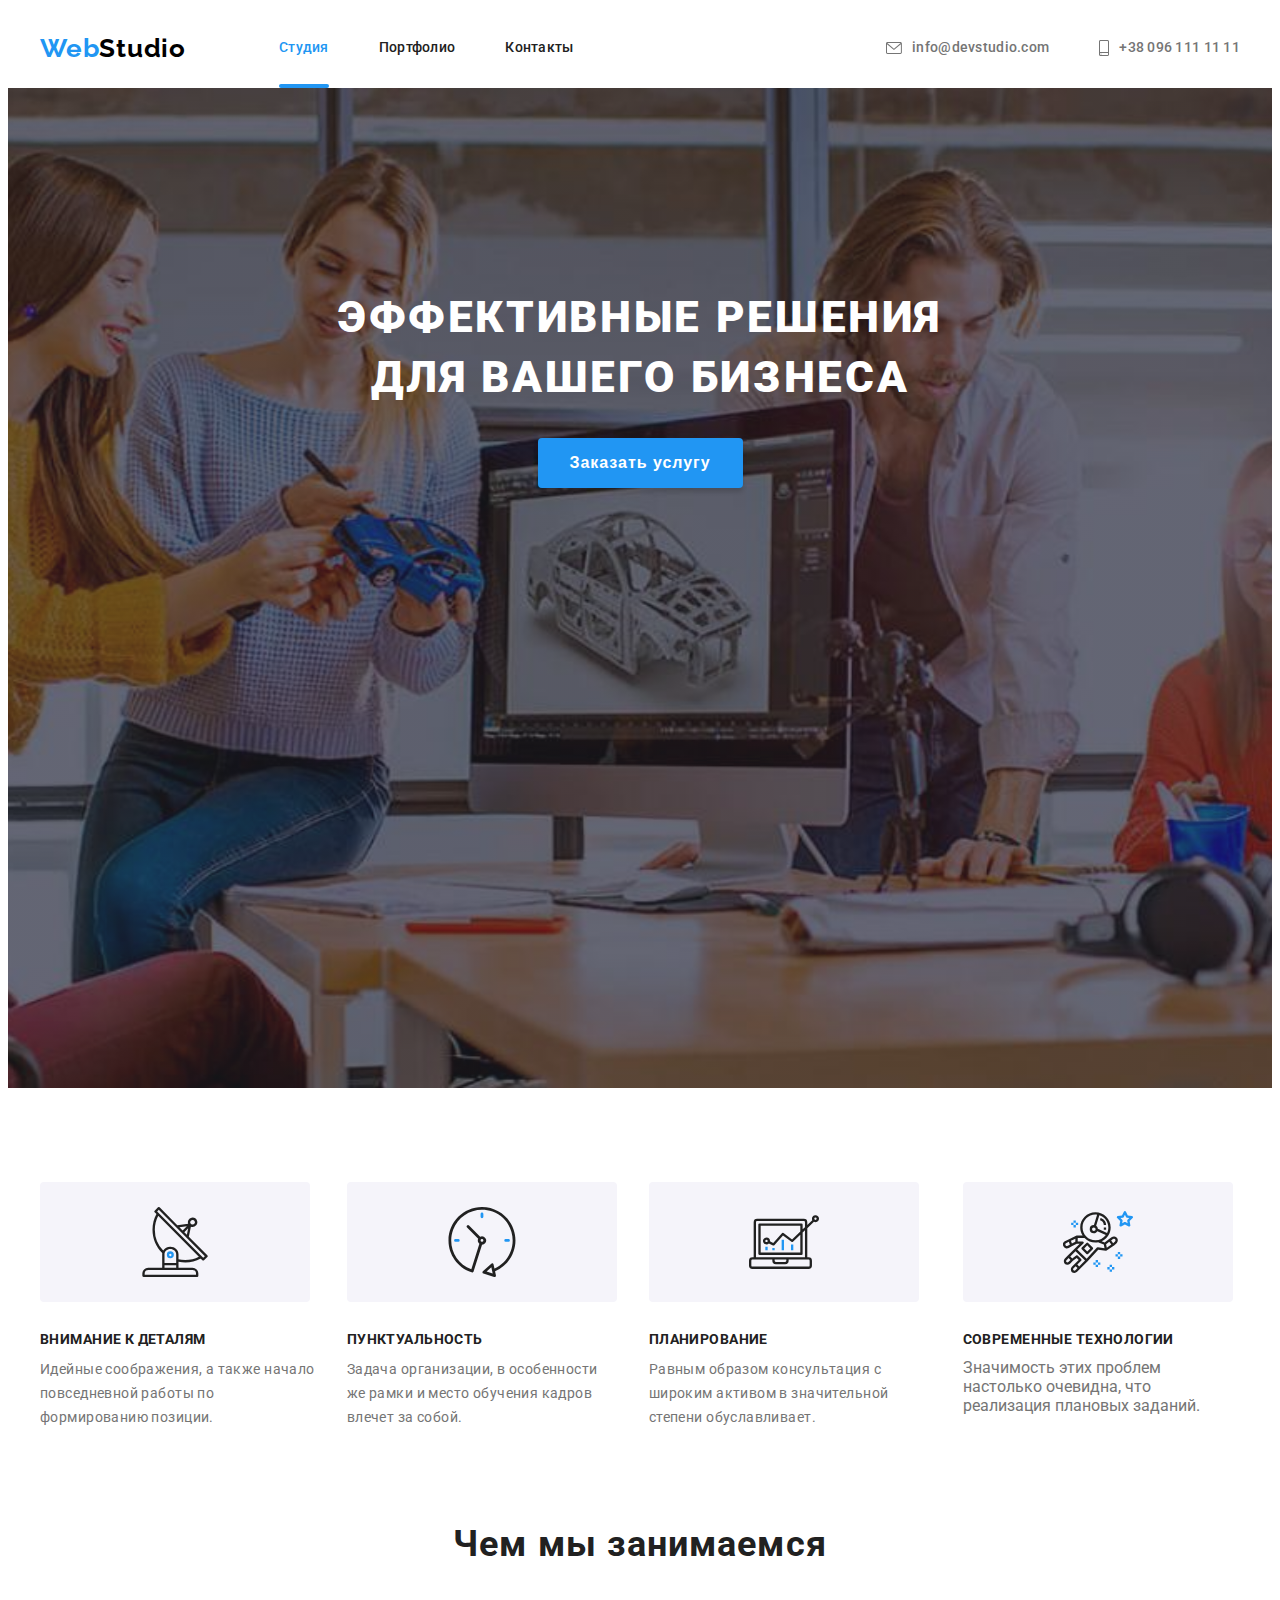
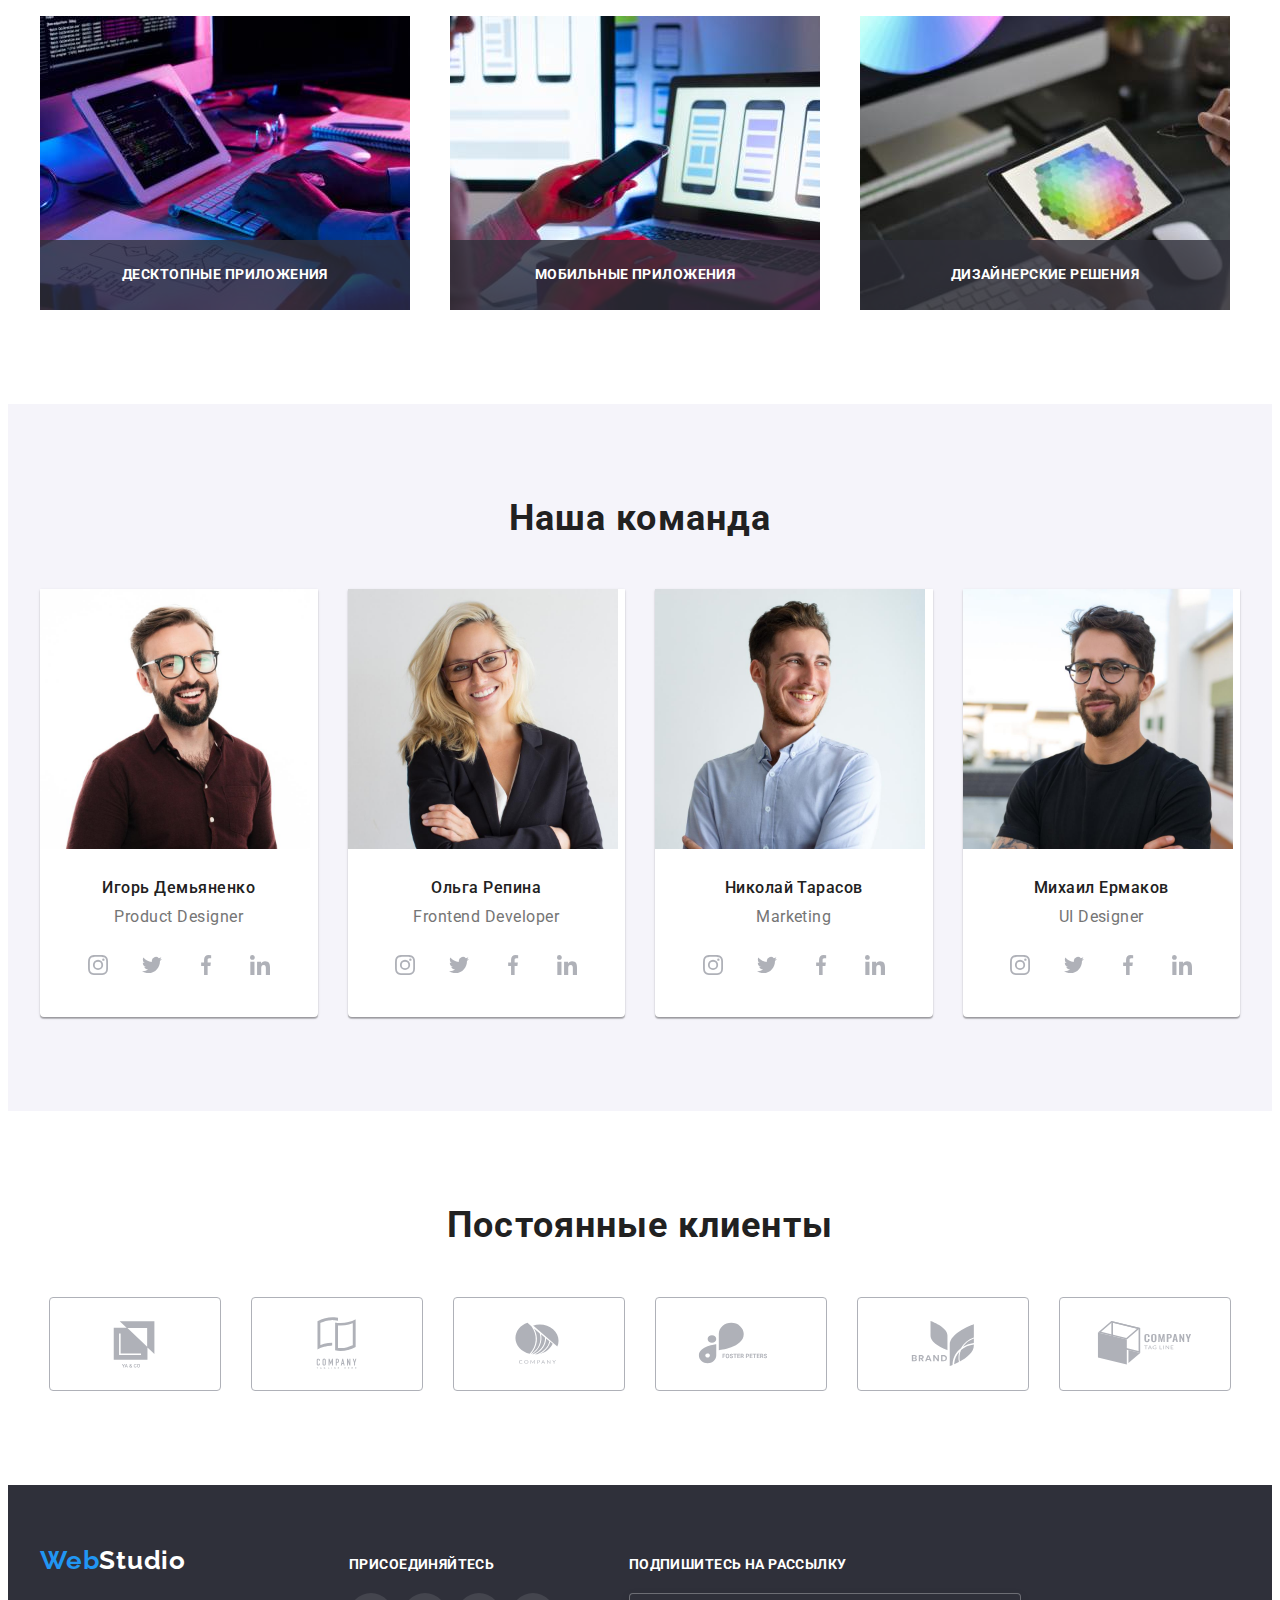
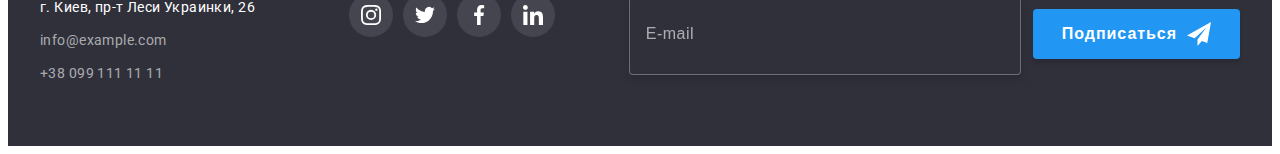
<file: index.html>
<!DOCTYPE html>
<html lang="ru">
<head>
    <meta charset="UTF-8">
    <meta http-equiv="X-UA-Compatible" content="IE=edge">
    <meta name="viewport" content="width=device-width, initial-scale=1.0">
    <title>Студия</title>
    <link href="https://fonts.googleapis.com/css2?family=Raleway:wght@700&family=Roboto:wght@400;500;700;900&display=swap" 
    rel="stylesheet">
    <link rel="stylesheet" href="https://cdnjs.cloudflare.com/ajax/libs/modern-normalize/1.1.0/modern-normalize.min.css"
        integrity="sha512-wpPYUAdjBVSE4KJnH1VR1HeZfpl1ub8YT/NKx4PuQ5NmX2tKuGu6U/JRp5y+Y8XG2tV+wKQpNHVUX03MfMFn9Q=="
        crossorigin="anonymous" referrerpolicy="no-referrer" />
    <link rel="stylesheet" href="./css/main.min.css">
</head>

<body>
    <!--Шапка-->
    <header class="header">
        <div class="container header__container">
            <nav class="nav">
                <a class="logo" href="./index.html">Web<span class="header__logo">Studio</span></a>
                <ul class="nav__list">
                    <li class="nav__item"><a class="nav__link nav__link--current" href="./index.html">Студия</a></li>
                    <li class="nav__item"><a class="nav__link" href="./portfolio.html">Портфолио</a></li>
                    <li class="nav__item"><a class="nav__link" href="">Контакты</a></li>
                </ul>
            </nav>
            <div class="header__contacts">
                <ul class="contact__list">
                    <li class="contact__item">
                        <a class="contact__link" href="mailto:info@devstudio.com">
                        <svg class="contact__icon" width="16px" height="12px"><use href="./images/icons.svg#icon-envelope"></use></svg>info@devstudio.com</a></li> 
                    <li class="contact__item">
                        <a class="contact__link" href="tel:+380961111111">
                        <svg class="contact__icon" width="10px" height="16px"><use href="./images/icons.svg#icon-smartphone"></use></svg>+38 096 111 11 11</a></li>
                </ul>
            </div>
        </div>
    </header>

    
    <main>
        <!--Герой-->
        <section class="hero overlay">
            <div class="container">
                <h1 class="hero__title">Эффективные решения <br> 
                    для вашего бизнеса</h1>
                <button class="hero__button" type="button" data-modal-open >Заказать услугу</button>
            </div>
        </section>

         <!--Преимущества-->
        <section class="section">
            <div class="container advantages__container">
                <h2 class="visually__hidden">Преимущества</h2>
                    <ul class="advantages__list">
                        <li class="advantages__item">
                            <div class="advantages__icon">
                                <svg width="70px" height="70px">
                                    <use href="./images/icons.svg#icon-antenna"></use>
                                </svg>
                            </div>
                            <h3 class="advantages__title">Внимание к деталям</h3>
                            <p class="advantages__text">Идейные соображения, а также начало повседневной работы по формированию позиции.</p>
                        </li>
                        <li class="advantages__item">
                            <div class="advantages__icon">
                                <svg width="70px" height="70px">
                                    <use href="./images/icons.svg#icon-clock"></use>
                                </svg>
                            </div>
                            <h3 class="advantages__title">Пунктуальность</h3>
                            <p class="advantages__text">Задача организации, в особенности же рамки и место обучения кадров влечет за собой.</p>
                        </li>
                        <li class="advantages__item">
                            <div class="advantages__icon">
                                <svg width="70px" height="70px">
                                    <use href="./images/icons.svg#icon-diagram"></use>
                                </svg>
                            </div>
                            <h3 class="advantages__title">Планирование</h3>
                            <p class="advantages__text">Равным образом консультация с широким активом в значительной степени обуславливает.</p>
                        </li>
                        <li class="advantages__item">
                            <div class="advantages__icon">
                                <svg width="70px" height="70px">
                                    <use href="./images/icons.svg#icon-astronaut"></use>
                                </svg>
                            </div>
                            <h3 class="advantages__title">Современные технологии</h3>
                            <p class="advantages-__text">Значимость этих проблем настолько очевидна, что реализация плановых заданий.</p>
                        </li>
                    </ul>
            </div>
        </section>
        
        <!--Наша работа-->
        <section class="section__work">
            <div class="container work__container">
                <h2 class="section__title">Чем мы занимаемся</h2>
                <ul class="work__list">
                    <li class="work__item">
                        <div class="work__thumb">
                            <img src="./images/work-image-1.jpg" alt="Тип работы 1" width="370">
                            <div class="thumb">
                                <p class="thumb__text">Десктопные приложения</p>
                            </div>
                        </div>
                    </li>
                    <li class="work__item">
                        <div class="work__thumb">
                            <img src="./images/work-image-2.jpg" alt="Тип работы 2" width="370">
                            <div class="thumb">
                                <p class="thumb__text">Мобильные приложения</p>
                            </div>
                        </div>
                    </li>
                    <li class="work__item">
                        <div class="work__thumb">
                            <img src="./images/work-image-3.jpg" alt="Тип работы 3" width="370">
                            <div class="thumb">
                                <p class="thumb__text">Дизайнерские решения</p>
                            </div>
                        </div>
                    </li>
                </ul>
            </div>
        </section>
        
        <!--Наша команда-->
        <section class="section section--team">
            <div class="container">
                <h2 class="section__title section__title--cards">Наша команда</h2>
                <ul class="team__list">
                    <li class="team__card">
                        <img src="./images/employee-1.jpg" alt="Работник 1" width="270">
                        <div class="employee">
                            <h3 class="employee__name">Игорь Демьяненко</h3>
                            <p class="employee__position" lang="en">Product Designer</p>
                            <ul class="social__list ">
                                <li class="social__item">
                                    <a class="social__link" href=""><svg width="20" height="20">
                                        <use href="./images/icons.svg#icon-instagram"></use>
                                    </svg>
                                    </a>
                                </li>
                                <li class="social__item">
                                    <a class="social__link" href=""><svg width="20" height="20">
                                            <use href="./images/icons.svg#icon-twitter"></use>
                                        </svg>
                                    </a>
                                </li>
                                <li class="social__item">
                                    <a class="social__link" href=""><svg width="20" height="20">
                                            <use href="./images/icons.svg#icon-facebook"></use>
                                        </svg>
                                    </a>
                                </li>
                                <li class="social__item">
                                    <a class="social__link" href=""><svg width="20" height="20">
                                            <use href="./images/icons.svg#icon-linkedin"></use>
                                        </svg>
                                    </a>
                                </li>
                            </ul>
                        </div>
                    </li>
                    <li class="team__card">
                        <img src="./images/employee-2.jpg" alt="Работник 2" width="270">
                        <div class="employee">
                            <h3 class="employee__name">Ольга Репина</h3>
                            <p class="employee__position" lang="en">Frontend Developer</p>
                            <ul class="social__list">
                                <li class="social__item">
                                    <a class="social__link" href=""><svg width="20" height="20">
                                            <use href="./images/icons.svg#icon-instagram"></use>
                                        </svg></a>
                                </li>
                                <li class="social__item">
                                    <a class="social__link" href=""><svg width="20" height="20">
                                            <use href="./images/icons.svg#icon-twitter"></use>
                                        </svg></a>
                                </li>
                                <li class="social__item">
                                    <a class="social__link" href=""><svg width="20" height="20">
                                            <use href="./images/icons.svg#icon-facebook"></use>
                                        </svg></a>
                                </li>
                                <li class="social__item">
                                    <a class="social__link" href=""><svg width="20" height="20">
                                            <use href="./images/icons.svg#icon-linkedin"></use>
                                        </svg></a>
                                </li>
                            </ul>
                        </div>
                    </li>
                    <li class="team__card">
                        <img src="./images/employee-3.jpg" alt="Работник 3" width="270">
                        <div class="employee">
                            <h3 class="employee__name">Николай Тарасов</h3>
                            <p class="employee__position" lang="en">Marketing</p>
                            <ul class="social__list ">
                                <li class="social__item">
                                    <a class="social__link" href=""><svg width="20" height="20">
                                            <use href="./images/icons.svg#icon-instagram"></use>
                                        </svg></a>
                                </li>
                                <li class="social__item">
                                    <a class="social__link" href=""><svg width="20" height="20">
                                            <use href="./images/icons.svg#icon-twitter"></use>
                                        </svg></a>
                                </li>
                                <li class="social__item">
                                    <a class="social__link" href=""><svg width="20" height="20">
                                            <use href="./images/icons.svg#icon-facebook"></use>
                                        </svg></a>
                                </li>
                                <li class="social__item">
                                    <a class="social__link" href=""><svg width="20" height="20">
                                            <use href="./images/icons.svg#icon-linkedin"></use>
                                        </svg></a>
                                </li>
                            </ul>
                        </div>
                    </li>
                    <li class="team__card">
                        <img src="./images/employee-4.jpg" alt="Работник 4" width="270">
                        <div class="employee">
                            <h3 class="employee__name">Михаил Ермаков</h3>
                            <p class="employee__position" lang="en">UI Designer</p>
                            <ul class="social__list ">
                                <li class="social__item">
                                    <a class="social__link" href=""><svg width="20" height="20">
                                            <use href="./images/icons.svg#icon-instagram"></use>
                                        </svg></a>
                                </li>
                                <li class="social__item">
                                    <a class="social__link" href=""><svg width="20" height="20">
                                            <use href="./images/icons.svg#icon-twitter"></use>
                                        </svg></a>
                                </li>
                                <li class="social__item">
                                    <a class="social__link" href=""><svg width="20" height="20">
                                            <use href="./images/icons.svg#icon-facebook"></use>
                                        </svg></a>
                                </li>
                                <li class="social__item">
                                    <a class="social__link" href=""><svg width="20" height="20">
                                            <use href="./images/icons.svg#icon-linkedin"></use>
                                        </svg></a>
                                </li>
                            </ul>
                        </div>
                    </li>
                </ul>
            </div>
        </section>

        <!-- Clients -->
        <section class="section">
            <div class="container">
                <h2 class="section__title">Постоянные клиенты</h2>
                <ul class="clients">
                    <li class="clients__item">
                        <a class="clients__link" href=""><svg width="106" height="60">
                                <use href="./images/icons.svg#icon-logo1"></use>
                            </svg></a>
                    </li>
                    <li class="clients__item">
                        <a class="clients__link" href=""><svg width="106" height="60">
                                <use href="./images/icons.svg#icon-logo2"></use>
                            </svg></a>
                    </li>
                    <li class="clients__item">
                        <a class="clients__link" href=""><svg width="106" height="60">
                                <use href="./images/icons.svg#icon-logo3"></use>
                            </svg></a>
                    </li>
                    <li class="clients__item">
                        <a class="clients__link" href=""><svg width="106" height="60">
                                <use href="./images/icons.svg#icon-logo4"></use>
                            </svg></a>
                    </li>
                    <li class="clients__item">
                        <a class="clients__link" href=""><svg width="106" height="60">
                                <use href="./images/icons.svg#icon-logo5"></use>
                            </svg></a>
                    </li>
                    <li class="clients__item">
                        <a class="clients__link" href=""><svg width="106" height="60">
                                <use href="./images/icons.svg#icon-logo6"></use>
                            </svg></a>
                    </li>
                </ul>
            </div>
        </section>
    </main>

    <!--Наши контакты-->
    <footer class="footer">
        <div class="container footer__block">
            <div class="contact__block">
                <a class="logo footer__logo" href="./index.html">Web<span class="footer__logo--white">Studio</span></a>
                <address class="address">
                <ul class="address__list">
                    <li class="address__item"><a class="address__link" href="">г. Киев, пр-т Леси Украинки, 26</a></li>
                    <li class="address__item"><a class="address__link address__link--mail" href="mailto:info@example.com">info@example.com</a></li>
                    <li class="address__item"><a class="address__link address__link--tel" href="tel:+380991111111">+38 099 111 11 11</a></li>
                </ul>
                </address>
            </div>
            <div class="network">
                <strong class="network__strong">Присоединяйтесь</strong>
                <ul class="network__list">
                    <li class="network__item">
                        <a class="network__link" href=""><svg class="network__icon" width="20" height="20">
                            <use href="./images/icons.svg#icon-instagram"></use>
                        </svg></a>
                    </li>
                    <li class="network__item">
                        <a class="network__link" href=""><svg class="network__icon" width="20" height="20">
                                <use href="./images/icons.svg#icon-twitter"></use>
                            </svg></a>
                    </li>
                    <li class="network__item">
                        <a class="network__link" href=""><svg class="network__icon" width="20" height="20">
                            <use href="./images/icons.svg#icon-facebook"></use>
                        </svg></a>
                    </li>
                    <li class="network__item">
                        <a class="network__link" href=""><svg class="network__icon" width="20" height="20">
                            <use href="./images/icons.svg#icon-linkedin"></use>
                        </svg></a>
                    </li>
                </ul>
            </div>
            <div class="subscription">
                <strong class="subscription__strong">Подпишитесь на рассылку</strong>
                <form class="subscription__form" autocomplete="off">
                    <label for="footer-mail"></label>
                        <input class="input" type="email" name="mail" id="footer-mail" placeholder="E-mail">
                    <button class="subscription__button" type="submit">Подписаться
                        <svg class="subscription__icon" width="24px" height="24px">
                            <use href="./images/icons.svg#icon-send"></use>
                        </svg>
                    </button>
                </form>
            </div>
        </div>
    </footer>
    <div class="backdrop is-hidden" data-modal>
        <div class="modal">
            <button class="close__button" type="button" data-modal-close>
                <svg width="30px" height="30px">
                    <use href="./images/close.svg#icon-close"></use>
                </svg>
            </button>
            <strong class="modal__title">Оставьте свои данные, мы вам перезвоним</strong>
            <form class="modal__form" autocomplete="off">
                <div class="form__field">
                    <label for="name">Имя</label>
                    <input type="text" name="name" id="name">
                    <span class="form__icons"><svg width="18px" height="18px">
                            <use href="./images/icons.svg#icon-person-form"></use>
                        </svg></span>
                </div>
                <div class="form__field">
                    <label for="tel">Телефон</label>
                    <input type="tel" name="tel" id="tel">
                    <span class="form__icons"><svg width="18px" height="18px">
                            <use href="./images/icons.svg#icon-phone-form"></use>
                        </svg></span>
                </div>
                <div class="form__field">
                    <label for="mail">Почта</label>
                    <input type="email" name="mail" id="mail">
                    <span class="form__icons"><svg width="18px" height="18px">
                            <use href="./images/icons.svg#icon-email-form"></use>
                        </svg></span>
                </div>
                <div class="form__field form__field--textarea">
                    <label for="comment">Комментарий</label>
                    <textarea name="comment" id="comment" placeholder="Введите текст"></textarea>
                </div>
                <div class="checkbox__field">
                    <label for="policy">
                        <input class="checkbox" type="checkbox" name="policy" id="policy">
                        <span class="checkbox__icon"></span>
                        Соглашаюсь с рассылкой и принимаю&nbsp;
                        <a class="policy__link" href="">Условия договора</a></label>
                </div>
                <button class="send__button" type="submit">Отправить</button>
            </form>
        </div>
    </div>
    <script src="./js/modal.js"></script>
</body>
</html>
</file>
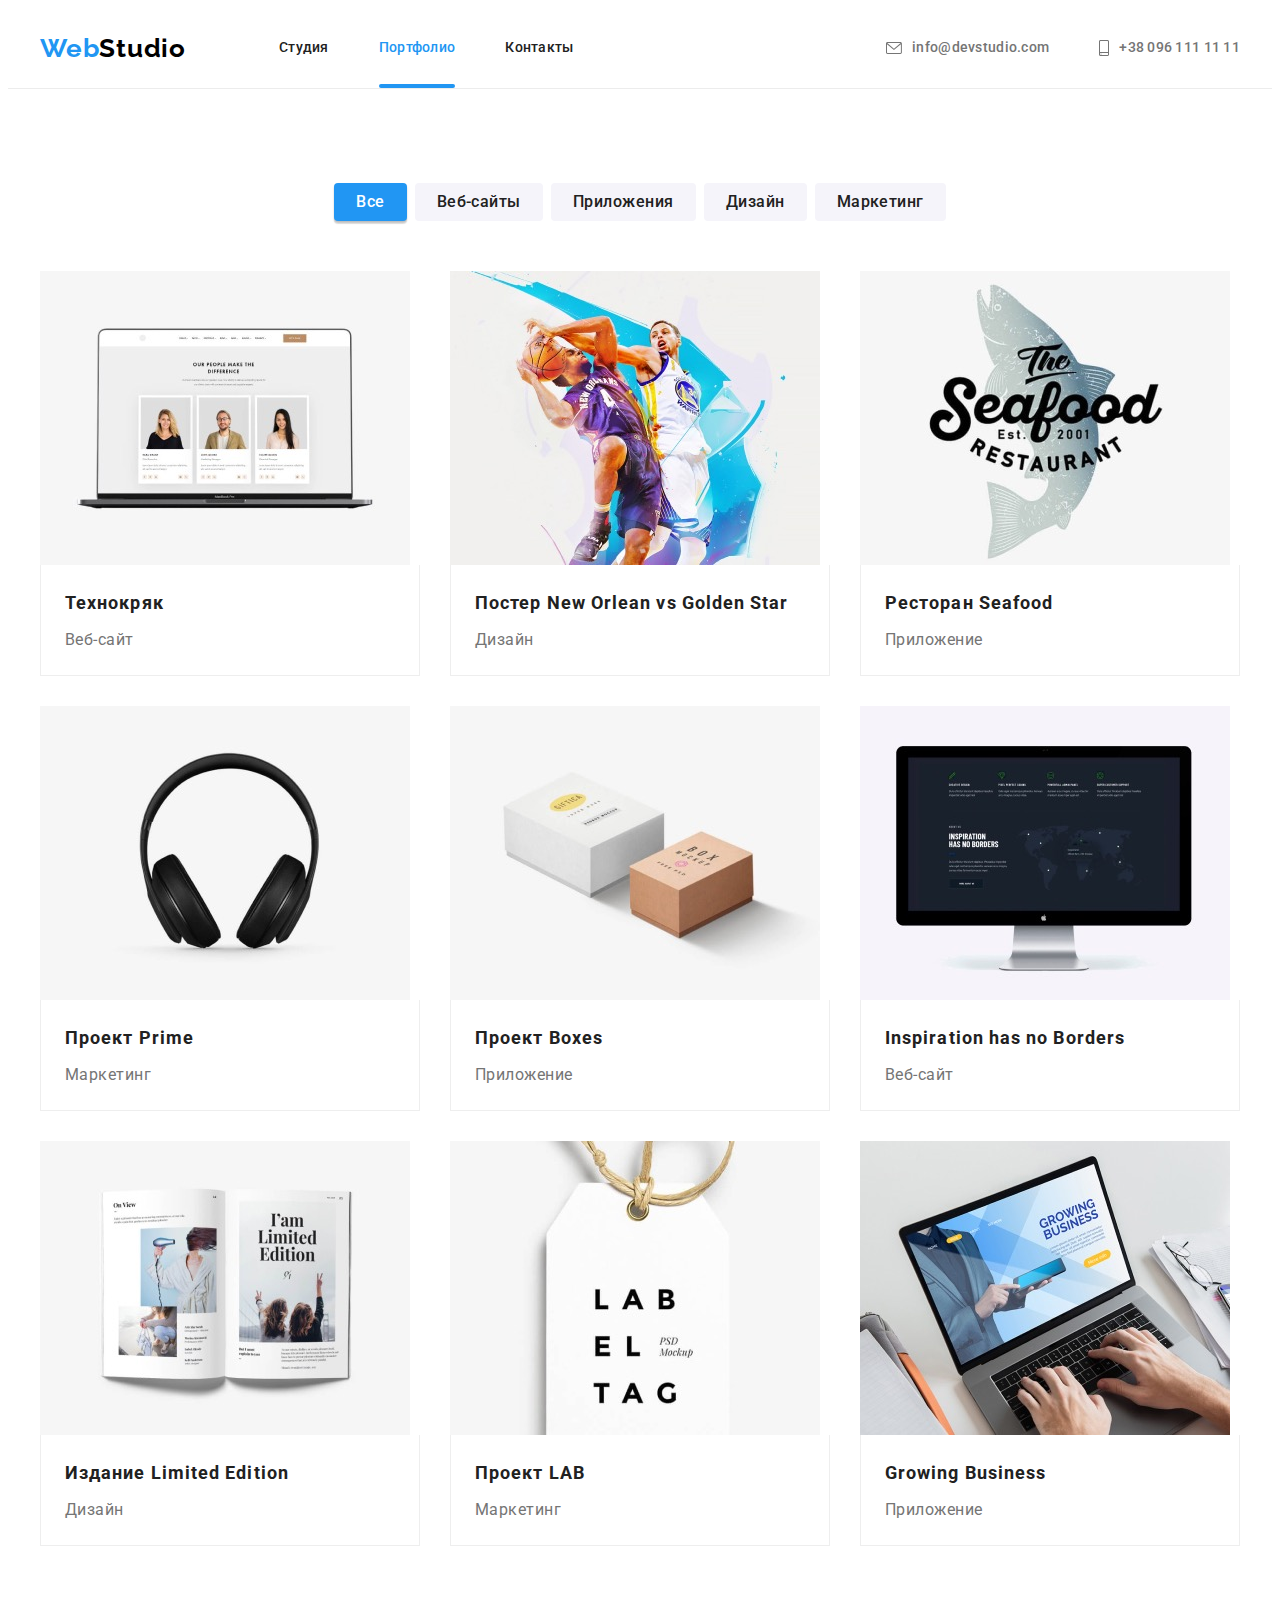
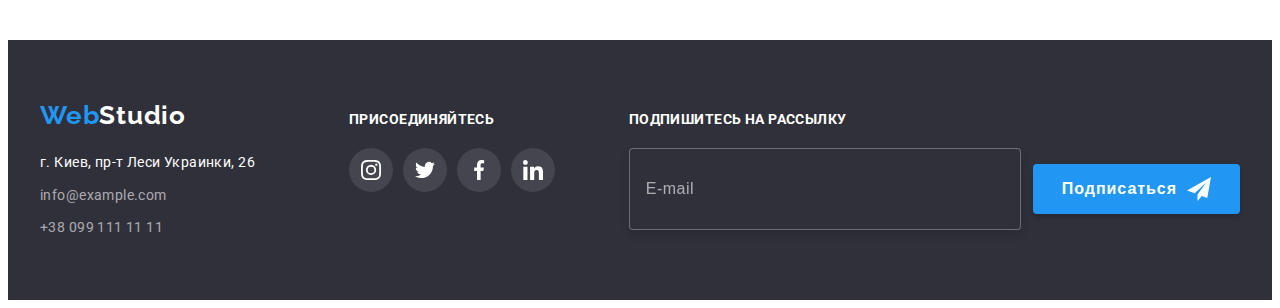
<file: portfolio.html>
<!DOCTYPE html>
<html lang="ru">
<head>
    <meta charset="UTF-8">
    <meta http-equiv="X-UA-Compatible" content="IE=edge">
    <meta name="viewport" content="width=device-width, initial-scale=1.0">
    <title>Портфолио</title>
    <link href="https://fonts.googleapis.com/css2?family=Raleway:wght@700&family=Roboto:wght@400;500;700;900&display=swap"
        rel="stylesheet">
    <link rel="stylesheet" href="https://cdnjs.cloudflare.com/ajax/libs/modern-normalize/1.1.0/modern-normalize.min.css"
        integrity="sha512-wpPYUAdjBVSE4KJnH1VR1HeZfpl1ub8YT/NKx4PuQ5NmX2tKuGu6U/JRp5y+Y8XG2tV+wKQpNHVUX03MfMFn9Q=="
        crossorigin="anonymous" referrerpolicy="no-referrer" />
    <link rel="stylesheet" href="./css/main.min.css">
</head>

<body>
    <header class="header  header__border">
        <!--Шапка-->
        <div class="container header__container">
            <nav class="nav">
                <a class="logo" href="./index.html">Web<span class="header__logo">Studio</span></a>
                <ul class="nav__list">
                    <li class="nav__item"><a class="nav__link" href="./index.html">Студия</a></li>
                    <li class="nav__item"><a class="nav__link nav__link--current" href="./portfolio.html">Портфолио</a></li>
                    <li class="nav__item"><a class="nav__link" href="">Контакты</a></li>
                </ul>
            </nav>
            <div class="header__contacts">
                <ul class="contact__list">
                    <li class="contact__item">
                        <a class="contact__link" href="mailto:info@devstudio.com">
                            <svg class="contact__icon" width="16px" height="12px">
                                <use href="./images/icons.svg#icon-envelope"></use>
                            </svg>info@devstudio.com</a>
                    </li>
                    <li class="contact__item">
                        <a class="contact__link" href="tel:+380961111111">
                            <svg class="contact__icon" width="10px" height="16px">
                                <use href="./images/icons.svg#icon-smartphone"></use>
                            </svg>+38 096 111 11 11</a>
                    </li>
                </ul>
            </div>
        </div>
    </header>
    

    <main>
        <section class="section">
        <div class="container">
            <h1 class="visually__hidden">Наши работы</h1>
                <ul class="button__list">
                    <li class="button__title"><button class="button__item button__item--current" type="button">Все</button></li>
                    <li class="button__title"><button class="button__item" type="button">Веб-сайты</button></li>
                    <li class="button__title"><button class="button__item" type="button">Приложения</button></li>
                    <li class="button__title"><button class="button__item" type="button">Дизайн</button></li>
                    <li class="button__title"><button class="button__item" type="button">Маркетинг</button></li>
                </ul>

                <ul class="portfolio">
                    <li class="portfolio__card">
                        <a class="portfolio__link" href="">
                            <div class="overlay__container">
                                <img src="./images/card-1-2.jpg" alt="Карточка" width="370">
                                <div class="overlay__description">
                                    <p class="overlay__text">Технокряк это современная площадка распространения коронавируса. Компании используют
                                        эту платформу для цифрового
                                        шпионажа и атак на защищённые сервера конкурентов.</p>
                                </div>
                            </div>
                                <div class="product">
                                    <h2 class="product__title">Технокряк</h2>
                                    <p class="product__description">Веб-сайт</p>
                            </div>
                        </a>
                        
                    </li>
                    <li class="portfolio__card">
                        <a class="portfolio__link" href="">
                            <div class="overlay__container"> 
                                <img src="./images/card-2-2.jpg" alt="Карточка" width="370">
                                <div class="overlay__description">
                                    <p class="overlay__text">Технокряк это современная площадка распространения коронавируса. Компании используют
                                            эту платформу для цифрового
                                            шпионажа и атак на защищённые сервера конкурентов.</p>
                                </div>
                            </div>
                            <div class="product">
                                <h2 class="product__title">Постер New Orlean vs Golden Star</h2>
                                <p class="product__description">Дизайн</p>
                            </div>
                        </a>
                    </li>
                    <li class="portfolio__card">
                        <a class="portfolio__link" href="">
                            <div class="overlay__container">
                                <img src="./images/card-3-2.jpg" alt="Карточка" width="370">
                                <div class="overlay__description">
                                    <p class="overlay__text">Технокряк это современная площадка распространения коронавируса. Компании используют
                                        эту платформу для цифрового
                                        шпионажа и атак на защищённые сервера конкурентов.</p>
                                </div>
                            </div>
                            <div class="product">
                                <h2 class="product__title">Ресторан Seafood</h2>
                                <p class="product__description">Приложение</p>
                            </div>
                        </a>
                    </li>
                    <li class="portfolio__card">
                        <a class="portfolio__link" href="">
                            <div class="overlay__container">
                                <img src="./images/card-4-2.jpg" alt="Карточка" width="370">
                                <div class="overlay__description">
                                    <p class="overlay__text">Технокряк это современная площадка распространения коронавируса. Компании используют
                                        эту платформу для цифрового
                                        шпионажа и атак на защищённые сервера конкурентов.</p>
                                </div>
                            </div>
                            <div class="product">
                                <h2 class="product__title">Проект Prime</h2>
                                <p class="product__description">Маркетинг</p>
                            </div>
                        </a>
                    </li>
                    <li class="portfolio__card">
                        <a class="portfolio__link" href="">
                            <div class="overlay__container">
                                <img src="./images/card-5-2.jpg" alt="Карточка" width="370">
                                <div class="overlay__description">
                                    <p class="overlay__text">Технокряк это современная площадка распространения коронавируса. Компании используют
                                        эту платформу для цифрового
                                        шпионажа и атак на защищённые сервера конкурентов.</p>
                                </div>
                            </div>
                            <div class="product">
                                <h2 class="product__title">Проект Boxes</h2>
                                <p class="product__description">Приложение</p>
                            </div>
                        </a>
                    </li>
                    <li class="portfolio__card">
                        <a class="portfolio__link" href="">
                            <div class="overlay__container">
                                <img src="./images/card-6-2.jpg" alt="Карточка" width="370">
                                <div class="overlay__description">
                                    <p class="overlay__text">Технокряк это современная площадка распространения коронавируса. Компании используют
                                        эту платформу для цифрового
                                        шпионажа и атак на защищённые сервера конкурентов.</p>
                                </div>
                            </div>
                            <div class="product">
                                <h2 class="product__title">Inspiration has no Borders</h2>
                                <p class="product__description">Веб-сайт</p>
                            </div>
                        </a>
                    </li>
                    <li class="portfolio__card">
                        <a class="portfolio__link" href="">
                            <div class="overlay__container">
                                <img src="./images/card-7-2.jpg" alt="Карточка" width="370">
                                <div class="overlay__description">
                                    <p class="overlay__text">Технокряк это современная площадка распространения коронавируса. Компании используют
                                        эту платформу для цифрового
                                        шпионажа и атак на защищённые сервера конкурентов.</p>
                                </div>
                            </div>
                            <div class="product">
                                <h2 class="product__title">Издание Limited Edition</h2>
                                <p class="product__description">Дизайн</p>
                            </div>
                        </a>
                    </li>
                    <li class="portfolio__card">
                        <a class="portfolio__link" href="">
                            <div class="overlay__container">
                                <img src="./images/card-8-2.jpg" alt="Карточка" width="370">
                                <div class="overlay__description">
                                    <p class="overlay__text">Технокряк это современная площадка распространения коронавируса. Компании используют
                                        эту платформу для цифрового
                                        шпионажа и атак на защищённые сервера конкурентов.</p>
                                </div>
                            </div>
                            <div class="product">
                                <h2 class="product__title">Проект LAB</h2>
                                <p class="product__description">Маркетинг</p>
                            </div>
                        </a>
                    </li>
                    <li class="portfolio__card">
                        <a class="portfolio__link" href="">
                            <div class="overlay__container">
                                <img src="./images/card-9-2.jpg" alt="Карточка" width="370">
                                <div class="overlay__description">
                                    <p class="overlay__text">Технокряк это современная площадка распространения коронавируса. Компании используют
                                    эту платформу для цифрового
                                    шпионажа и атак на защищённые сервера конкурентов.</p>
                                </div>
                            </div>
                            <div class="product">
                                <h2 class="product__title">Growing Business</h2>
                                <p class="product__description">Приложение</p>
                            </div>
                        </a>
                    </li>
                </ul>
            </div>
        </section>
    </main>

    <footer class="footer">
        <div class="container footer__block">
            <div class="contact__block">
                <a class="logo footer__logo" href="./index.html">Web<span class="footer__logo--white">Studio</span></a>
                <address class="address">
                    <ul class="address__list">
                        <li class="address__item"><a class="address__link" href="">г. Киев, пр-т Леси Украинки, 26</a></li>
                        <li class="address__item"><a class="address__link address__link--mail"
                                href="mailto:info@example.com">info@example.com</a></li>
                        <li class="address__item"><a class="address__link address__link--tel" href="tel:+380991111111">+38
                                099 111 11 11</a></li>
                    </ul>
                </address>
            </div>
            <div class="network">
                <strong class="network__strong">Присоединяйтесь</strong>
                <ul class="network__list">
                    <li class="network__item">
                        <a class="network__link" href=""><svg class="network__icon" width="20" height="20">
                                <use href="./images/icons.svg#icon-instagram"></use>
                            </svg></a>
                    </li>
                    <li class="network__item">
                        <a class="network__link" href=""><svg class="network__icon" width="20" height="20">
                                <use href="./images/icons.svg#icon-twitter"></use>
                            </svg></a>
                    </li>
                    <li class="network__item">
                        <a class="network__link" href=""><svg class="network__icon" width="20" height="20">
                                <use href="./images/icons.svg#icon-facebook"></use>
                            </svg></a>
                    </li>
                    <li class="network__item">
                        <a class="network__link" href=""><svg class="network__icon" width="20" height="20">
                                <use href="./images/icons.svg#icon-linkedin"></use>
                            </svg></a>
                    </li>
                </ul>
            </div>
            <div class="subscription">
                <strong class="subscription__strong">Подпишитесь на рассылку</strong>
                <form class="subscription__form" autocomplete="off">
                    <label for="footer-mail"></label>
                    <input class="input" type="email" name="mail" id="footer-mail" placeholder="E-mail">
                    <button class="subscription__button" type="submit">Подписаться
                        <svg class="subscription__icon" width="24px" height="24px">
                            <use href="./images/icons.svg#icon-send"></use>
                        </svg>
                    </button>
                </form>
            </div>
        </div>
    </footer>
</body>
</html>
</file>
<file: css/main.min.css>
p,h1,h2,h3,h4,h5,h6{margin:0}ul{margin:0;padding-left:0;list-style:none}img{display:block;max-width:100%;height:auto}body{font-family:Roboto, sans-serif;background-color:#fff;color:#757575;list-style:none}.visually__hidden{position:absolute;width:1px;height:1px;margin:-1px;padding:0;overflow:hidden;border:0;clip:rect(0 0 0 0)}.container{width:1200px;margin:0 auto;padding:0 15px}.header{background-color:#fff}.header__border{border-bottom:1px solid #ececec}.header__container{display:flex;align-items:center}.nav{display:flex;align-items:center}.nav__list{display:flex}.nav__item{margin-right:50px}.nav__item:last-child{margin-right:0}.nav__link{display:block;padding-top:32px;padding-bottom:32px;font-weight:500;font-size:14px;line-height:1.14;letter-spacing:0.02em;color:#212121;text-decoration:none;transition-property:color;transition-duration:250ms;transition-timing-function:cubic-bezier(0.4, 0, 0.2, 1)}.nav__link:focus,.nav__link:hover{color:#2196f3;fill:#2196f3}.nav__link--current{position:relative;color:#2196f3}.nav__link--current::after{content:"";position:absolute;bottom:0;left:0;width:100%;height:4px;background-color:#2196f3;border-radius:2px}.logo{margin-right:93px;padding:24px 0;font-family:Raleway, sans-serif;font-weight:700;font-size:26px;line-height:1.19;letter-spacing:0.03em;color:#2196f3;text-decoration:none}.header__logo{color:#000}.header__contacts{margin-left:auto;display:flex;align-items:center}.contact__list{display:flex}.contact__item{margin-right:50px}.contact__item:last-child{margin-right:0px}.contact__link{padding-top:32px;padding-bottom:32px;font-weight:500;font-size:14px;line-height:1.14;letter-spacing:0.02em;color:#757575;text-decoration:none;display:flex;align-items:center;transition-property:color;transition-duration:250ms;transition-timing-function:cubic-bezier(0.4, 0, 0.2, 1)}.contact__link:hover,.contact__link:focus{color:#2196f3;fill:#2196f3}.contact__icon{margin-right:10px;fill:currentColor}.hero{background-color:#2f303a;padding:200px 0;text-align:center}.hero__title{font-weight:900;font-size:44px;line-height:1.36;letter-spacing:0.06em;text-transform:uppercase;color:#fff;margin-bottom:30px}.hero__button{min-width:200px;background-color:#2196f3;font-weight:700;font-size:16px;line-height:1.87;letter-spacing:0.06em;color:#fff;cursor:pointer;border:none;align-items:center;box-shadow:0px 4px 4px rgba(0,0,0,0.15);border-radius:4px;padding:10px 32px}.overlay{height:600px;max-width:1600px;margin-left:auto;margin-right:auto;background-image:linear-gradient(to right, rgba(47,48,58,0.4), rgba(47,48,58,0.4)),url(../images/bg-img.jpg);background-size:cover;background-repeat:no-repeat;background-position:center}.section{padding-top:94px;padding-bottom:94px}.advantages__container{background-color:#fff}.advantages__list{margin-right:-30px;display:flex}.advantages__item{min-width:270px;margin-right:30px}.advantages__icon{width:270px;height:120px;background-color:#f5f4fa;margin-bottom:30px;border-radius:4px;display:flex;align-items:center;justify-content:center}.advantages__title{margin-bottom:10px;font-weight:700;font-size:14px;line-height:1.14;letter-spacing:0.03em;text-transform:uppercase;color:#212121}.advantages__text{font-size:14px;line-height:1.71;letter-spacing:0.03em;color:#757575}.section__work{padding-bottom:94px}.work__container{background-color:#fff}.section__title{text-align:center;margin-bottom:50px;font-weight:700;font-size:36px;line-height:1.16;letter-spacing:0.03em;color:#212121}.work__list{display:flex;margin-left:-30px}.work__item{flex-basis:calc(100% / 3 - 30px);margin-left:30px}.work__thumb{position:relative;z-index:1}.thumb{position:absolute;bottom:0;display:flex;justify-content:center;align-items:center;flex-basis:calc(100% / 3 - 30px);width:370px;height:70px;background-color:rgba(47,48,58,0.8)}.thumb__text{font-weight:700;font-size:14px;line-height:1.14;text-align:center;letter-spacing:0.03em;text-transform:uppercase;color:#fff}.section{padding-top:94px;padding-bottom:94px}.section--team{background-color:#f5f4fa}.section__title--cards{margin-bottom:50px}.team__list{display:flex;margin-left:-30px}.team__card{margin-left:30px;flex-basis:calc(100% / 4 - 30px);background:#fff;box-shadow:0px 1px 3px rgba(0,0,0,0.12),0px 1px 1px rgba(0,0,0,0.14),0px 2px 1px rgba(0,0,0,0.2);border-radius:0px 0px 4px 4px}.employee{padding:30px 32px}.employee__name{text-align:center;font-weight:500;font-size:16px;line-height:1.18;letter-spacing:0.03em;color:#212121}.employee__position{margin-top:10px;text-align:center;font-size:16px;line-height:1.18;letter-spacing:0.03em;color:#757575}.social__list{padding:0;display:flex;justify-content:center;margin-top:16px}.social__item{margin-right:10px}.social__item:last-child{margin-right:0}.social__link{display:flex;padding:0;width:44px;height:44px;border-radius:50%;fill:#afb1b8;justify-content:center;align-items:center;transition-property:background-color, fill;transition-duration:250ms;transition-timing-function:cubic-bezier(0.4, 0, 0.2, 1)}.social__link:hover,.social__link:focus{background-color:#2196f3;fill:#fff}.clients{margin:0;padding:0;display:flex;justify-content:center}.clients__item{display:flex;margin-right:30px}.clients__item:last-child{margin-right:0}.clients__link{display:flex;width:170px;height:92px;fill:#afb1b8;border:1px solid #afb1b8;border-radius:4px;align-items:center;justify-content:center;transition-property:fill, border;transition-duration:250ms;transition-timing-function:cubic-bezier(0.4, 0, 0.2, 1)}.clients__link:hover,.clients__link:focus{border:1px solid #2196f3;fill:#2196f3}.footer{background-color:#2f303a;list-style:none;padding:60px 0}.footer__block{display:flex;align-items:baseline}.contact__block{margin-right:70px}.footer__logo{display:block;margin-bottom:20px;padding:0;font-family:Raleway, sans-serif;font-weight:700;font-size:26px;line-height:1.19;letter-spacing:0.03em;color:#2196f3;text-decoration:none}.footer__logo--white{color:#fff}.address__item{margin-bottom:9px}.address__item:last-child{margin-bottom:0}.address__link{font-style:normal;font-size:14px;line-height:1.71;letter-spacing:0.03em;color:#fff;text-decoration:none;transition:color 250ms cubic-bezier(0.4, 0, 0.2, 1)}.address__link:hover,.address__link:focus{color:#2196f3}.address__link--mail,.address__link--tel{color:rgba(255,255,255,0.6)}.network{align-items:baseline;text-align:left;margin-right:auto}.network__strong{display:block;margin-bottom:20px;font-weight:700;font-size:14px;line-height:1.14;letter-spacing:0.03em;text-transform:uppercase;color:#fff}.network__list{padding:0;display:flex}.network__item{margin-right:10px;justify-content:center}.network__item:last-child{margin-right:0}.network__link{display:flex;background-color:rgba(255,255,255,0.1);width:44px;height:44px;border-radius:22px;justify-content:center;align-items:center;transition:background-color 250ms cubic-bezier(0.4, 0, 0.2, 1)}.network__link:hover,.network__link:focus{background-color:#2196f3}.network__icon{fill:#fff}.subscription{align-items:baseline;text-align:left}.subscription__strong{display:block;margin-bottom:20px;font-weight:700;font-size:14px;line-height:1.14;letter-spacing:0.03em;text-transform:uppercase;color:#fff}.subscription__form{display:flex;justify-content:center;align-items:center}.subscription__form input::placeholder{font-size:16px;line-height:1.25;letter-spacing:0.03;color:rgba(255,255,255,0.6)}.input{width:358px;height:50px;padding:15px 16px;border:1px solid rgba(255,255,255,0.3);filter:drop-shadow(0px 4px 4px rgba(0,0,0,0.15));border-radius:4px;background-color:#2f303a;color:#fff;font-size:16px;line-height:1.25;letter-spacing:0.03em;transition:border 250ms cubic-bezier(0.4, 0, 0.2, 1)}.input:hover,.input:focus{border:1px solid #2196f3}.subscription__button{display:flex;min-width:200px;background-color:#2196f3;font-weight:700;font-size:16px;line-height:1.87;letter-spacing:0.06em;color:#fff;cursor:pointer;border:none;align-items:center;text-align:center;box-shadow:0px 4px 4px rgba(0,0,0,0.15);border-radius:4px;padding:10px 29px;margin-left:12px}.subscription__icon{fill:#fff;margin-left:10px}.backdrop{z-index:2;position:fixed;top:0;left:0;width:100%;height:100%;background-color:rgba(0,0,0,0.2);opacity:1;transition:opacity 250ms cubic-bezier(0.4, 0, 0.2, 1)}.is-hidden{opacity:0;pointer-events:none}.is-hidden .modal{transform:translate(-50%, -50%) scale(0.9)}.modal{position:absolute;top:50%;left:50%;transform:translate(-50%, -50%) scale(1);min-width:528px;padding:40px 39px 40px 41px;background-color:#fff;box-shadow:0px 1px 3px rgba(0,0,0,0.12),0px 1px 1px rgba(0,0,0,0.14),0px 2px 1px rgba(0,0,0,0.2);border-radius:4px;transition:transform 250ms cubic-bezier(0.4, 0, 0.2, 1)}.modal__title{font-weight:700;font-size:20px;line-height:1.15;text-align:center;letter-spacing:0.03em;color:#212121}.modal__form{margin-top:12px;margin-left:auto;margin-right:auto}.modal__form textarea::placeholder{font-size:14px;line-height:1.14;letter-spacing:0.01em;color:rgba(117,117,117,0.5)}.close__button{position:absolute;width:30px;height:30px;top:8px;right:8px;margin:0;padding:0;border:none;background-color:#fff;cursor:pointer;transition:fill 250ms cubic-bezier(0.4, 0, 0.2, 1)}.close__button:hover,.close__button:focus{fill:#2196f3}.form__field{display:flex;flex-direction:column;align-items:flex-start;margin-bottom:10px}.form__field input{width:100%;height:40px;margin:0;padding:12px 42px;border:1px solid rgba(33,33,33,0.2);border-radius:4px;font-size:12px;line-height:1.16;letter-spacing:0.01em;transition:border 250ms cubic-bezier(0.4, 0, 0.2, 1)}.form__field input:focus,.form__field input:hover{border:1px solid #2196f3}.form__field input:focus ~ .form__icons,.form__field input:hover ~ .form__icons{fill:#2196f3}.form__field label{margin-bottom:4px;font-size:12px;line-height:1.16;letter-spacing:0.01em;color:#757575}.form__field textarea{width:100%;height:120px;padding:12px 16px;resize:none;border:1px solid rgba(33,33,33,0.2);border-radius:4px;font-size:12px;line-height:1.16;letter-spacing:0.01em;transition:border 250ms cubic-bezier(0.4, 0, 0.2, 1)}.form__field textarea:focus,.form__field textarea:hover{border:1px solid #2196f3}.form__field--textarea{display:flex;flex-direction:column;align-items:flex-start;margin-bottom:20px}.form__icons{position:absolute;display:inline-block;width:18px;height:18px;transform:translate(12px, 29px);transition:fill 250ms cubic-bezier(0.4, 0, 0.2, 1)}.send__button{justify-content:center;min-width:200px;height:50px;padding:0;background-color:#2196f3;font-weight:700;font-size:16px;line-height:1.87;letter-spacing:0.06em;color:#fff;cursor:pointer;border:none;border-radius:4px;transition:box-shadow,background-color 250ms cubic-bezier(0.4, 0, 0.2, 1)}.send__button:focus,.send__button:hover{background-color:#188ce8;box-shadow:0px 4px 4px rgba(0,0,0,0.15)}.checkbox{position:absolute;width:1px;height:1px;margin:-1px;padding:0;overflow:hidden;border:0;clip:rect(0 0 0 0)}.checkbox:checked+.checkbox__icon{border-color:#2196f3;background-image:url(../images/icon-check.svg);background-size:contain;background-origin:border-box}.checkbox:focus+.checkbox__icon{border-color:#2196f3}.checkbox__field{margin-bottom:30px;display:flex;justify-content:center;align-items:center}.checkbox__field label{display:flex;font-size:14px;line-height:1.71;letter-spacing:0.03em;color:#757575;align-items:center}.checkbox__icon{display:inline-block;width:16px;height:15px;margin-right:7px;border:2px solid #212121;border-radius:2px;cursor:pointer}.checkbox__icon:hover{border-color:#2196f3}.policy__link{color:#2196f3}.button__list{display:flex;justify-content:center;margin-bottom:50px}.button__title{margin-right:8px}.button__title:last-child{margin-right:0}.button__item{padding:6px 22px;font-family:inherit;background-color:#f5f4fa;font-weight:500;font-size:16px;line-height:1.62;text-align:center;letter-spacing:0.03em;color:#212121;cursor:pointer;border-radius:4px;border:none;transition-property:background-color, color, box-shadow;transition-duration:250ms;transition-timing-function:cubic-bezier(0.4, 0, 0.2, 1)}.button__item:hover,.button__item:focus{background-color:#2196f3;color:#fff;box-shadow:0px 3px 1px rgba(0,0,0,0.1),0px 1px 2px rgba(0,0,0,0.08),0px 2px 2px rgba(0,0,0,0.12)}.button__item--current{background-color:#2196f3;color:#fff;box-shadow:0px 3px 1px rgba(0,0,0,0.1),0px 1px 2px rgba(0,0,0,0.08),0px 2px 2px rgba(0,0,0,0.12)}.portfolio{display:flex;flex-wrap:wrap;margin-left:-30px;margin-top:-30px}.portfolio__card{margin-left:30px;margin-top:30px;flex-basis:calc((100% - 90px) / 3);background:#fff}.portfolio__link{display:block;cursor:pointer;text-decoration:none;transition:box-shadow 250ms cubic-bezier(0.4, 0, 0.2, 1)}.portfolio__link:hover,.portfolio__link:focus{box-shadow:0px 1px 1px rgba(0,0,0,0.12),0px 4px 4px rgba(0,0,0,0.06),1px 4px 6px rgba(0,0,0,0.16)}.product{padding:20px 24px;border-bottom:1px solid #eee;border-left:1px solid #eee;border-right:1px solid #eee}.product__title{font-weight:700;font-size:18px;line-height:2;letter-spacing:0.06em;color:#212121}.product__description{margin-top:4px;font-size:16px;line-height:1.87;letter-spacing:0.03em;color:#757575}.overlay__container{position:relative;overflow:hidden}.overlay__description{position:absolute;top:0;left:0;width:100%;height:100%;background-color:#2196f3;opacity:0;transform:translateY(100%);transition:transform 250ms cubic-bezier(0.4, 0, 0.2, 1),opacity 250ms cubic-bezier(0.4, 0, 0.2, 1)}.portfolio__link:hover .overlay__description,.portfolio__link:focus .overlay__description{opacity:1;transform:translateY(0)}.overlay__text{font-size:18px;line-height:1.56;letter-spacing:0.03em;color:#fff;padding:63px 24px}
/*# sourceMappingURL=main.min.css.map */
</file>
